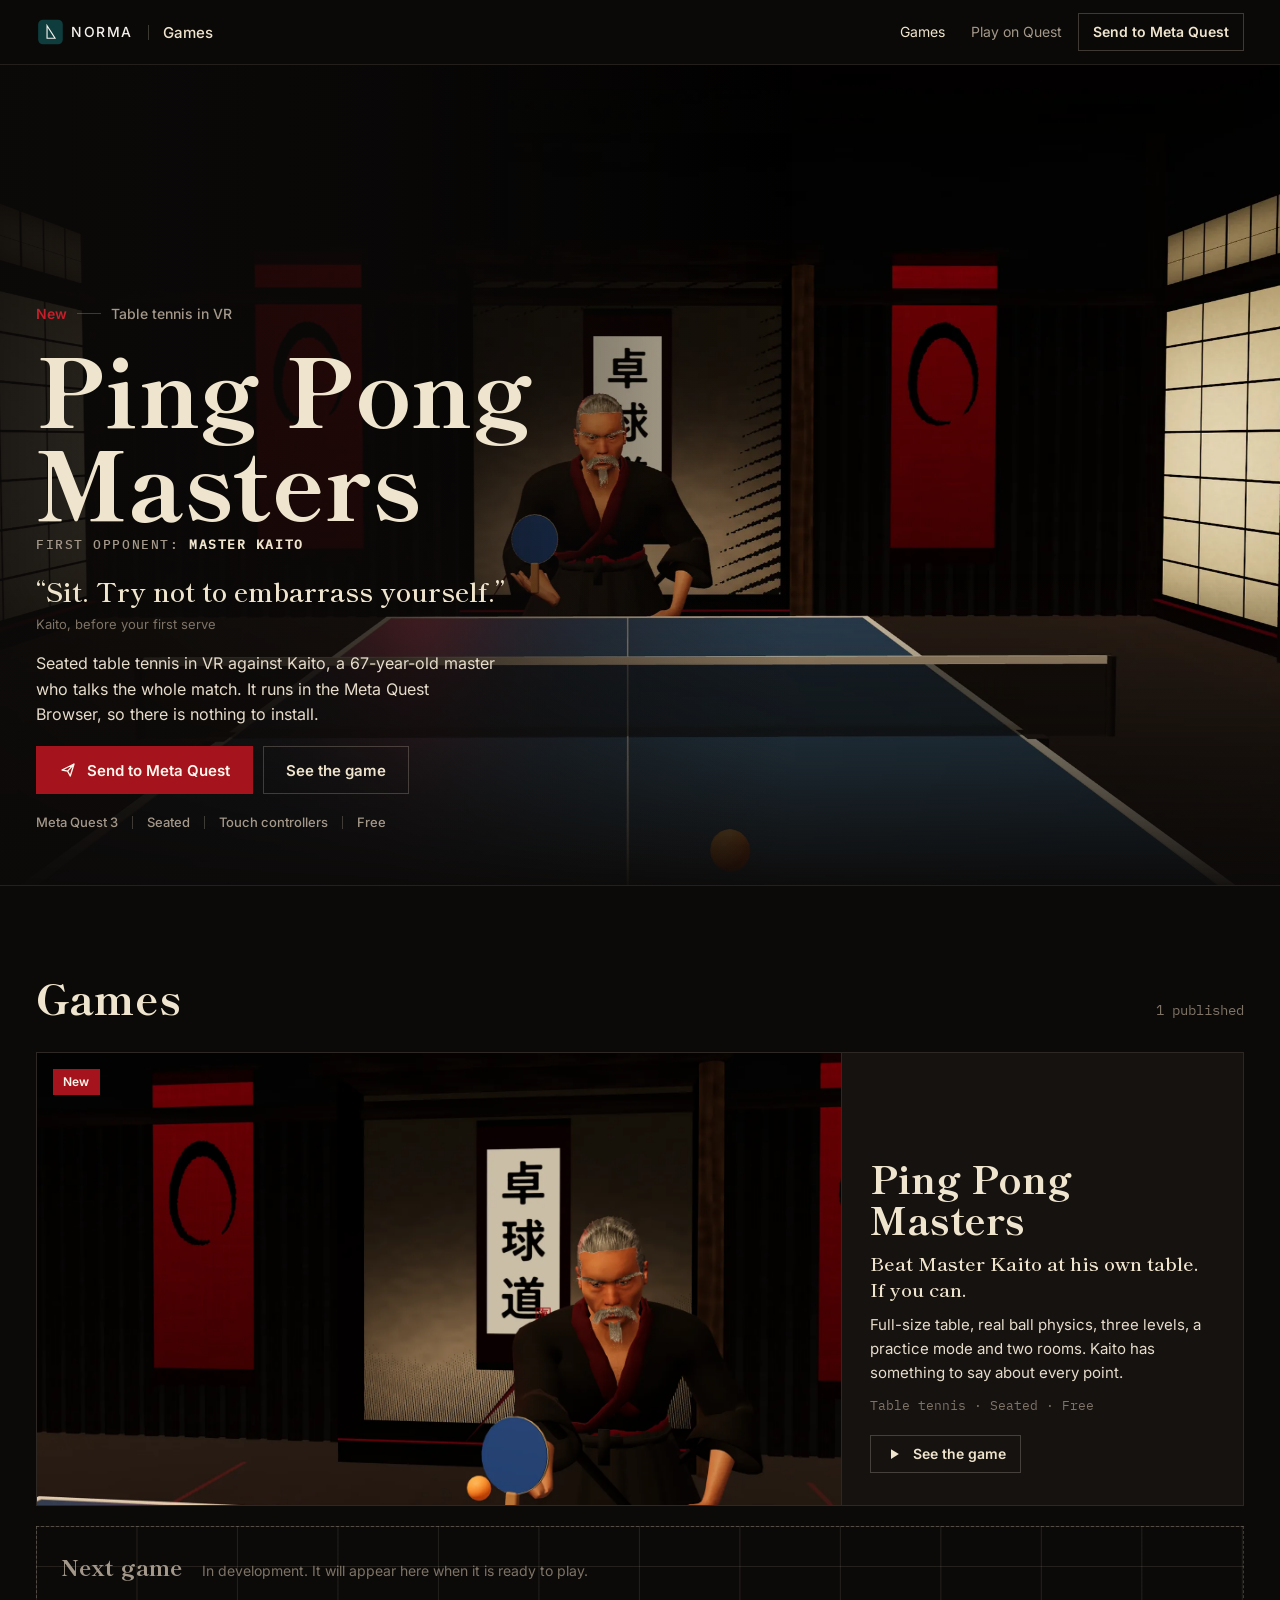
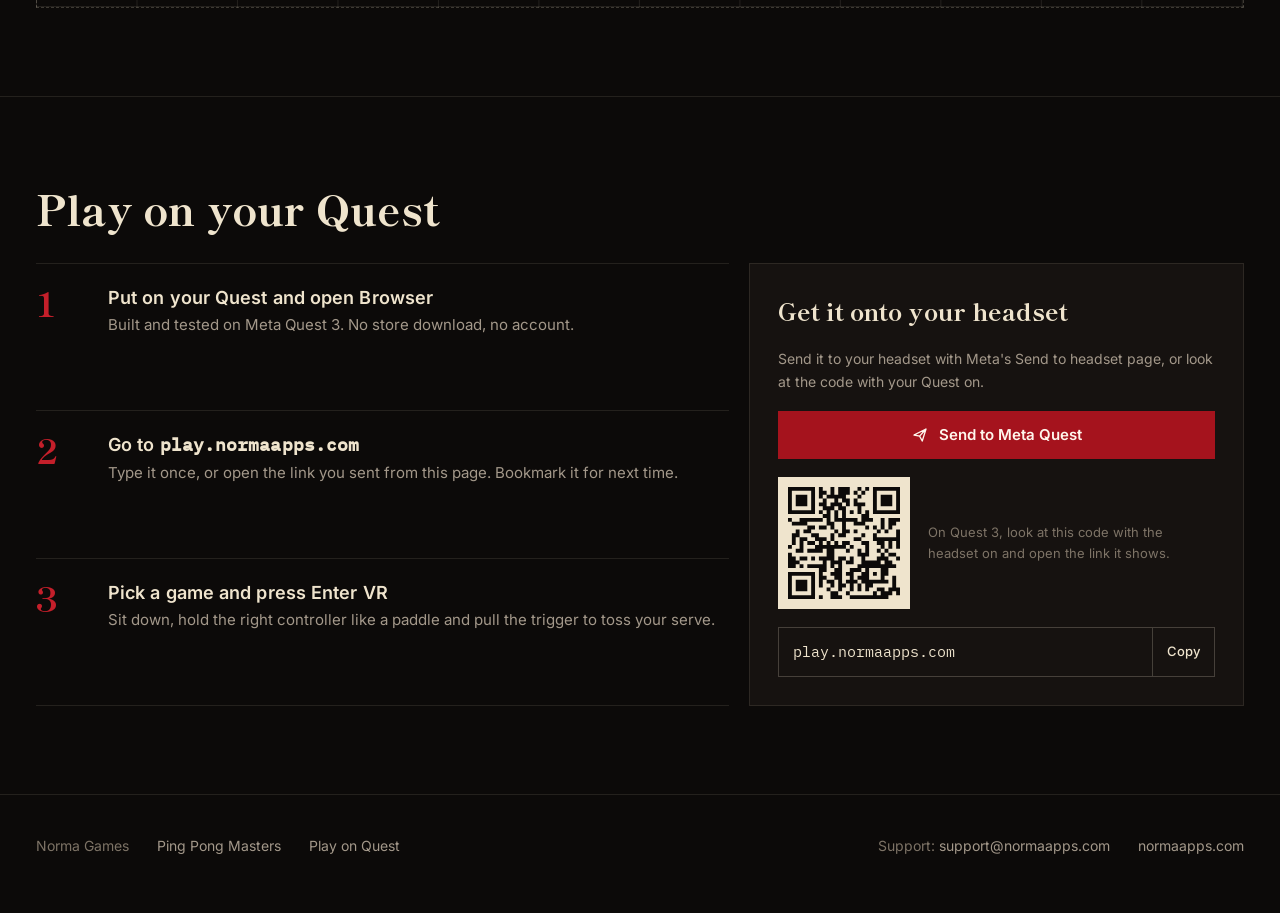
<file: index.html>
<!doctype html>
<html lang="en">
<head>
<meta charset="utf-8">
<meta name="viewport" content="width=device-width, initial-scale=1">
<title>Norma Games</title>
<meta name="description" content="Games from Norma that play in your Meta Quest Browser. First up: Ping Pong Masters, seated table tennis against Master Kaito. Free, nothing to install.">
<meta name="theme-color" content="#0c0a09">
<link rel="icon" href="/favicon.svg" type="image/svg+xml">
<link rel="canonical" href="https://play.normaapps.com/">
<meta property="og:type" content="website">
<meta property="og:site_name" content="Norma Games">
<meta property="og:title" content="Norma Games">
<meta property="og:description" content="Ping Pong Masters: seated table tennis in VR against Master Kaito. Free in the Meta Quest Browser.">
<meta property="og:url" content="https://play.normaapps.com/">
<meta property="og:image" content="https://play.normaapps.com/img/og.jpg">
<meta name="twitter:card" content="summary_large_image">
<link rel="preload" href="/assets/fonts/shippori-mincho-b1-latin-800-normal.woff2" as="font" type="font/woff2" crossorigin>
<link rel="preload" href="/assets/fonts/inter-var-latin.woff2" as="font" type="font/woff2" crossorigin>
<link rel="stylesheet" href="/assets/site.css">
</head>
<body data-device="computer">
<svg width="0" height="0" style="position:absolute" aria-hidden="true">
  <symbol id="i-headset" viewBox="0 0 24 24"><path fill="none" stroke="currentColor" stroke-width="1.8" stroke-linejoin="round" d="M3 9.5c0-1.4 1.1-2.5 2.5-2.5h13c1.4 0 2.5 1.1 2.5 2.5v5c0 1.4-1.1 2.5-2.5 2.5h-3.2l-1.6-2.2a1.7 1.7 0 0 0-2.8 0L9.3 17H5.5A2.5 2.5 0 0 1 3 14.5z"/></symbol>
  <symbol id="i-send" viewBox="0 0 24 24"><path fill="none" stroke="currentColor" stroke-width="1.8" stroke-linejoin="round" d="M4 12 20 4l-5 16-3.5-6.5zM11.5 13.5 20 4"/></symbol>
  <symbol id="i-play" viewBox="0 0 24 24"><path fill="currentColor" d="M8 5.5v13l10.5-6.5z"/></symbol>
</svg>

<header class="top">
  <div class="wrap">
    <a class="brand" href="/" aria-label="Norma Games home">
      <svg role="img" aria-label="Norma" viewBox="0 0 182 56" xmlns="http://www.w3.org/2000/svg">
        <rect x="4" y="5" width="46" height="46" rx="9" ry="9" fill="#0f3d3d"/>
        <svg x="10" y="11" width="34" height="34" viewBox="0 0 32 32"><polygon points="10,5 10,27 24,27" fill="none" stroke="#f4f1ec" stroke-width="2" stroke-linecap="square" stroke-linejoin="miter"/></svg>
        <text x="66" y="37" font-family="Inter, system-ui, -apple-system, BlinkMacSystemFont, 'Segoe UI', Roboto, sans-serif" font-weight="500" font-size="26" letter-spacing="2.6" fill="#f4f1ec">NORMA</text>
      </svg>
      <span class="sect">Games</span>
    </a>
    <nav aria-label="Main">
      <a class="nl" href="/" aria-current="page">Games</a>
      <a class="nl" href="#play-on-quest">Play on Quest</a>
      <a class="btn btn-red btn-sm" href="/ping-pong-masters/play/" data-only="quest" hidden><svg aria-hidden="true"><use href="#i-headset"/></svg>Enter the dojo</a>
      <a class="btn btn-line btn-sm" href="#play-on-quest" data-only="computer phone">Send to Meta Quest</a>
    </nav>
  </div>
</header>

<main>
  <section class="hero" aria-labelledby="hero-title">
    <picture>
      <source media="(max-width: 640px)" srcset="/img/mobile.webp">
      <img src="/img/hero.webp" alt="Master Kaito across a table tennis table in a dark dojo, red banners and a scroll reading 卓球道 behind him" width="2400" height="1350" fetchpriority="high">
    </picture>
    <div class="hero-copy">
      <div class="wrap">
        <div class="inner">
          <p class="kicker"><b>New</b><i></i>Table tennis in VR</p>
          <h1 id="hero-title">Ping Pong Masters</h1>
          <p class="opp">First opponent: <b>Master Kaito</b></p>
          <p class="line">“Sit. Try not to embarrass yourself.”<small>Kaito, before your first serve</small></p>
          <p class="lede">Seated table tennis in VR against Kaito, a 67-year-old master who talks the whole match. It runs in the Meta Quest Browser, so there is nothing to install.</p>
          <div class="ctas">
            <a class="btn btn-red" href="/ping-pong-masters/play/" data-only="quest" hidden><svg aria-hidden="true"><use href="#i-headset"/></svg>Enter the dojo</a>
            <a class="btn btn-red" href="#play-on-quest" data-send="/ping-pong-masters/" data-only="computer phone" target="_blank" rel="noopener"><svg aria-hidden="true"><use href="#i-send"/></svg>Send to Meta Quest</a>
            <a class="btn btn-line" href="/ping-pong-masters/">See the game</a>
          </div>
          <ul class="facts" aria-label="At a glance">
            <li>Meta Quest 3</li><li>Seated</li><li>Touch controllers</li><li>Free</li>
          </ul>
        </div>
      </div>
    </div>
  </section>

  <section class="band" aria-labelledby="games-title">
    <div class="wrap">
      <div class="sec-head">
        <h2 id="games-title">Games</h2>
        <span class="count">1 published</span>
      </div>
      <div class="catalog">
        <a class="game" href="/ping-pong-masters/">
          <span class="badge-new">New</span>
          <figure><img src="/img/kaito-wide.webp" alt="Kaito returns a ball in front of a crimson banner" loading="lazy" width="1800" height="1125"></figure>
          <div class="meta">
            <h3>Ping Pong Masters</h3>
            <p class="sub">Beat Master Kaito at his own table. If you can.</p>
            <p class="desc">Full-size table, real ball physics, three levels, a practice mode and two rooms. Kaito has something to say about every point.</p>
            <p class="tags">Table tennis · Seated · Free</p>
            <span class="btn btn-line btn-sm go"><svg aria-hidden="true"><use href="#i-play"/></svg>See the game</span>
          </div>
        </a>
        <div class="slot" role="note">
          <h3>Next game</h3>
          <p>In development. It will appear here when it is ready to play.</p>
        </div>
      </div>
    </div>
  </section>

  <section class="band" id="play-on-quest" aria-labelledby="howto-title">
    <div class="wrap">
      <div class="sec-head"><h2 id="howto-title">Play on your Quest</h2></div>
      <div class="howto">
        <ol class="steps">
          <li><span class="n">1</span><div><h3>Put on your Quest and open Browser</h3><p>Built and tested on Meta Quest 3. No store download, no account.</p></div></li>
          <li><span class="n">2</span><div><h3>Go to <code>play.normaapps.com</code></h3><p>Type it once, or open the link you sent from this page. Bookmark it for next time.</p></div></li>
          <li><span class="n">3</span><div><h3>Pick a game and press Enter VR</h3><p>Sit down, hold the right controller like a paddle and pull the trigger to toss your serve.</p></div></li>
        </ol>
        <aside class="send" aria-label="Get the link onto your headset">
          <h3 data-only="computer phone">Get it onto your headset</h3>
          <h3 data-only="quest" hidden>You are on your Quest</h3>
          <p class="hint" data-only="computer">Send it to your headset with Meta's Send to headset page, or look at the code with your Quest on.</p>
          <p class="hint" data-only="phone" hidden>Send it to your headset with Meta's Send to headset page, or copy the address and type it in the Quest Browser.</p>
          <p class="hint" data-only="quest" hidden>Press Enter the dojo, then Enter VR when the room appears.</p>
          <a class="btn btn-red" href="#play-on-quest" data-send="/ping-pong-masters/" data-only="computer phone" target="_blank" rel="noopener"><svg aria-hidden="true"><use href="#i-send"/></svg>Send to Meta Quest</a>
          <a class="btn btn-red" href="/ping-pong-masters/play/" data-only="quest" hidden><svg aria-hidden="true"><use href="#i-headset"/></svg>Enter the dojo</a>
          <div class="qr-row" data-only="computer">
            <div class="qr"><img src="/img/qr-home.svg" alt="QR code for play.normaapps.com" width="112" height="112"></div>
            <p class="or">On Quest 3, look at this code with the headset on and open the link it shows.</p>
          </div>
          <div class="urlbox" data-only="computer phone"><span class="url">play.normaapps.com</span><button type="button" data-copy="https://play.normaapps.com/">Copy</button></div>
        </aside>
      </div>
    </div>
  </section>
</main>

<footer>
  <div class="wrap">
    <span>Norma Games</span>
    <a href="/ping-pong-masters/">Ping Pong Masters</a>
    <a href="#play-on-quest">Play on Quest</a>
    <span class="sp">Support: <a href="mailto:support@normaapps.com">support@normaapps.com</a></span>
    <a href="https://normaapps.com">normaapps.com</a>
  </div>
</footer>
<script src="/assets/site.js" defer></script>
</body>
</html>
</file>
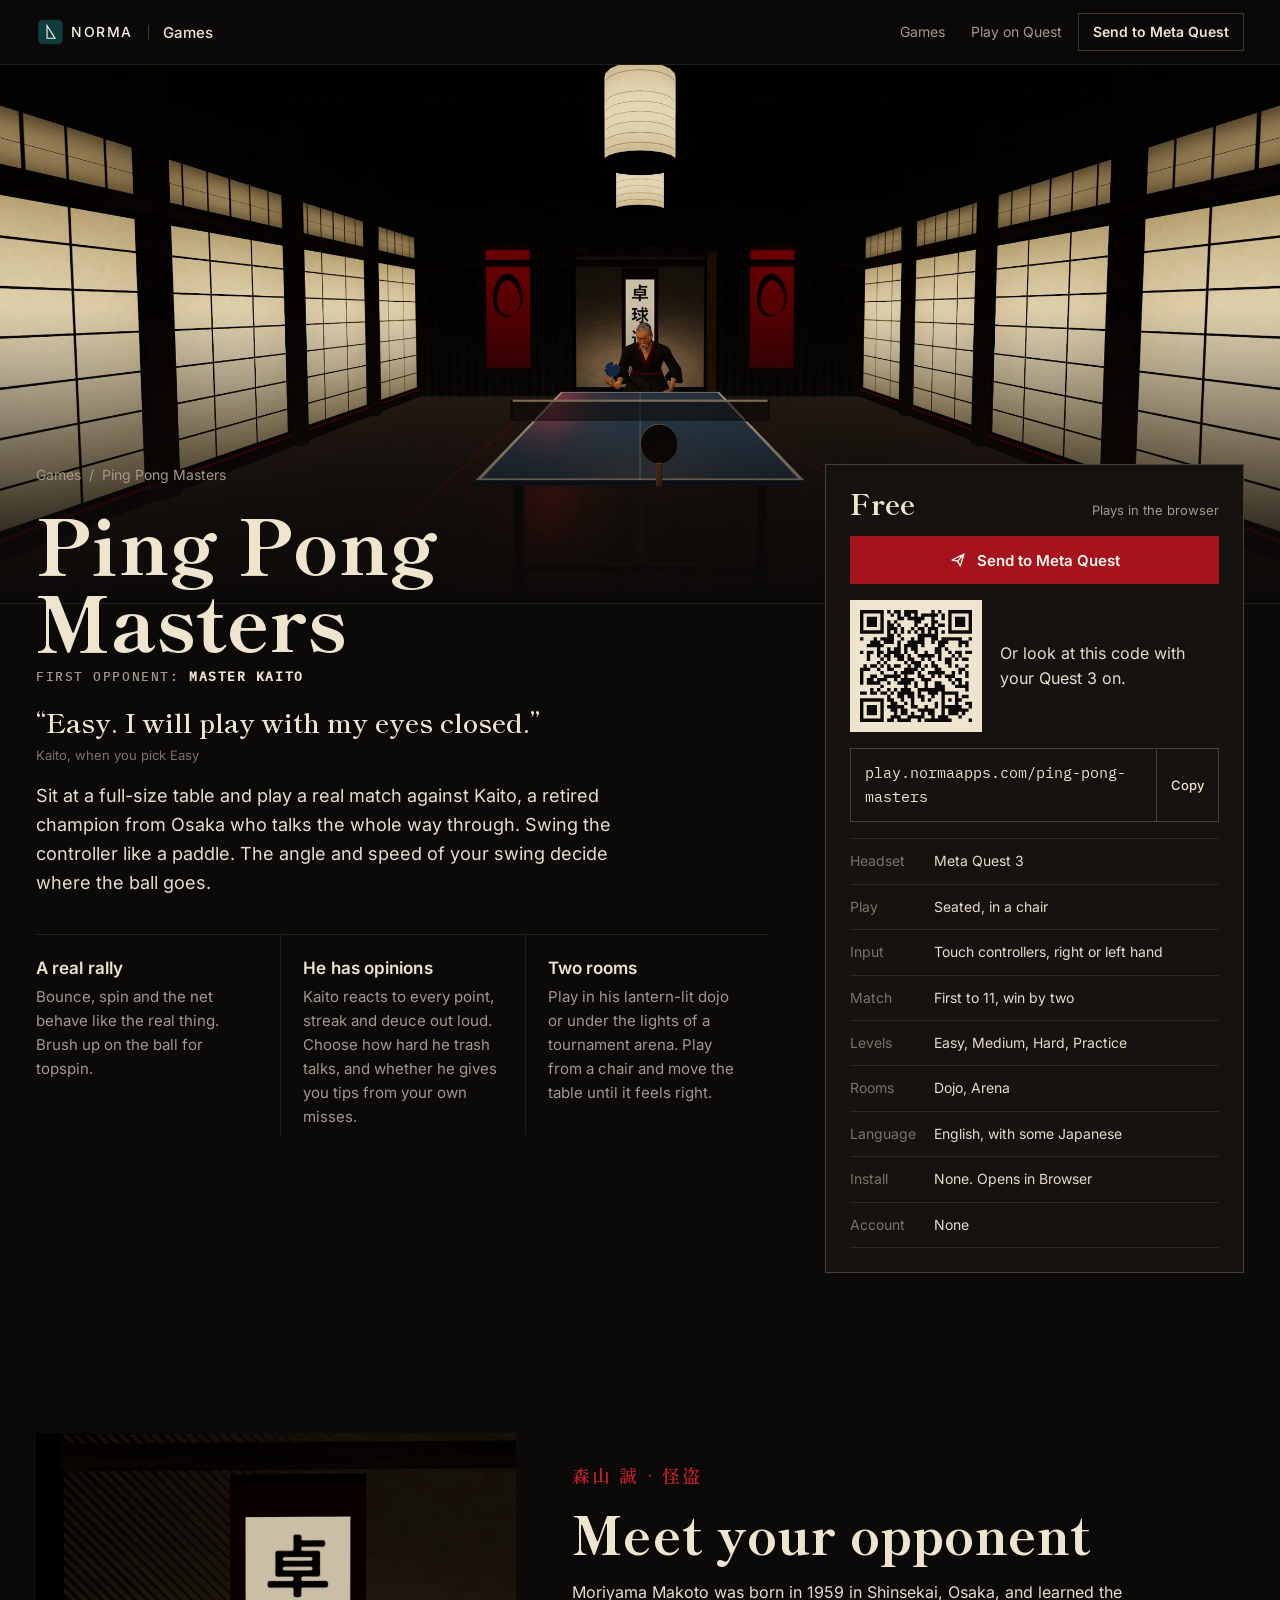
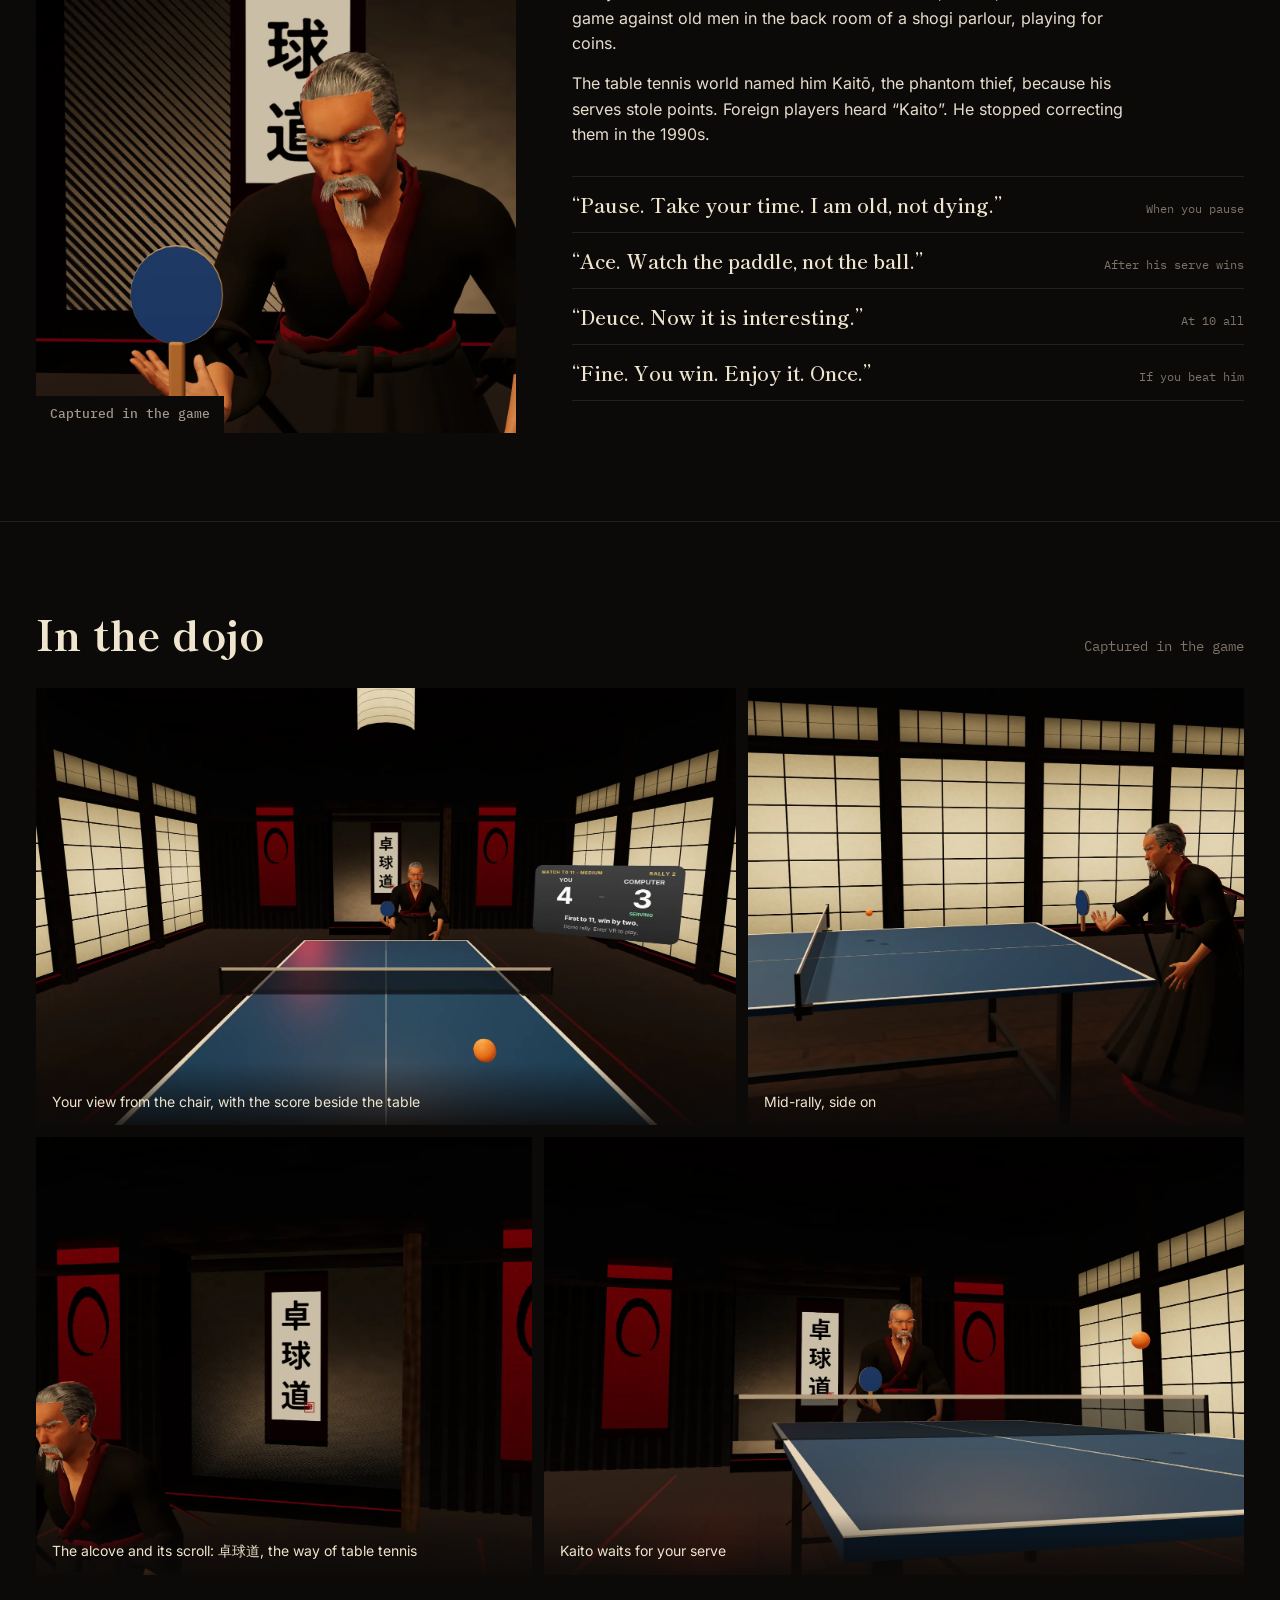
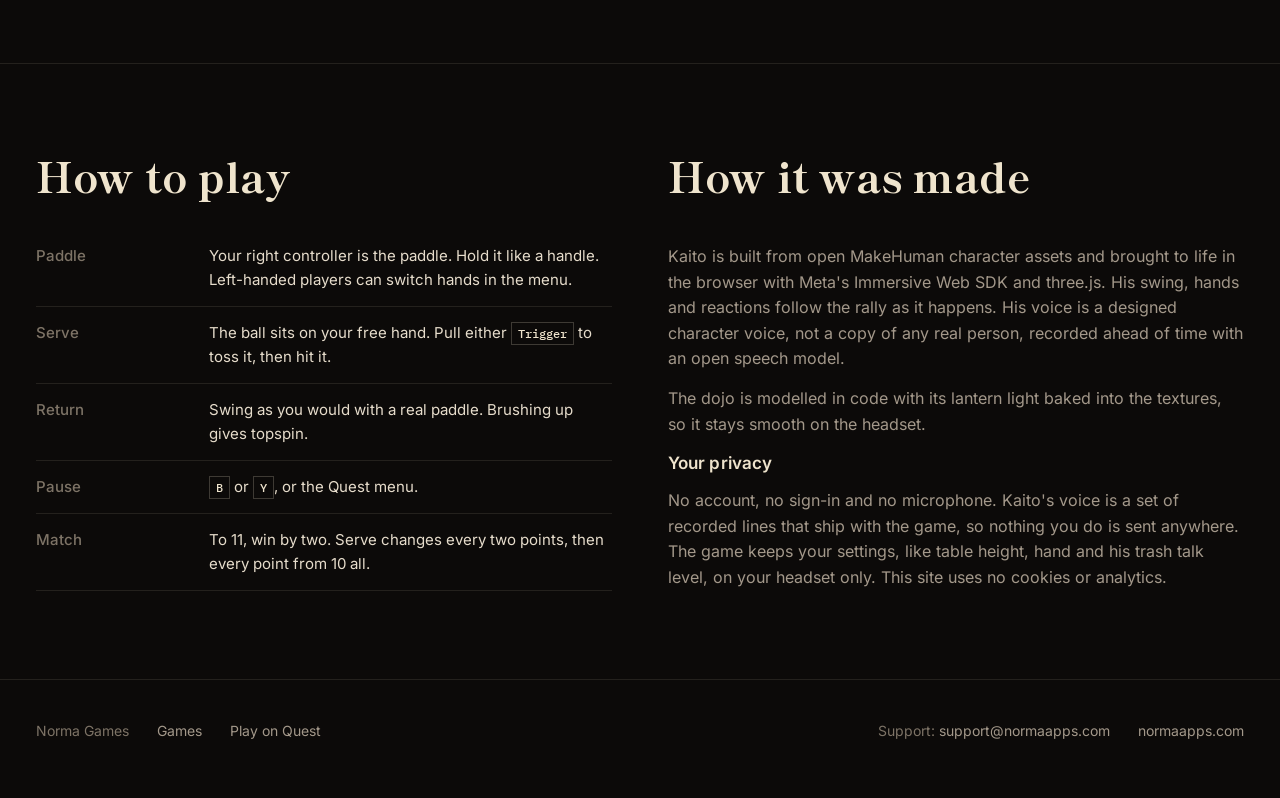
<file: kaito/index.html>
<!doctype html>
<html lang="en">
<head>
<meta charset="utf-8">
<title>Ping Pong Masters · Norma Games</title>
<meta name="robots" content="noindex">
<link rel="canonical" href="https://play.normaapps.com/ping-pong-masters/">
<meta http-equiv="refresh" content="0; url=/ping-pong-masters/">
<script>location.replace('/ping-pong-masters/' + location.search + location.hash);</script>
<style>body{margin:0;background:#0c0a09;color:#f4f1ec;font:16px/1.5 system-ui,sans-serif;display:grid;place-items:center;min-height:100vh}a{color:inherit}</style>
</head>
<body>
<p>Master Kaito is now Ping Pong Masters. <a href="/ping-pong-masters/">Continue</a></p>
</body>
</html>
</file>
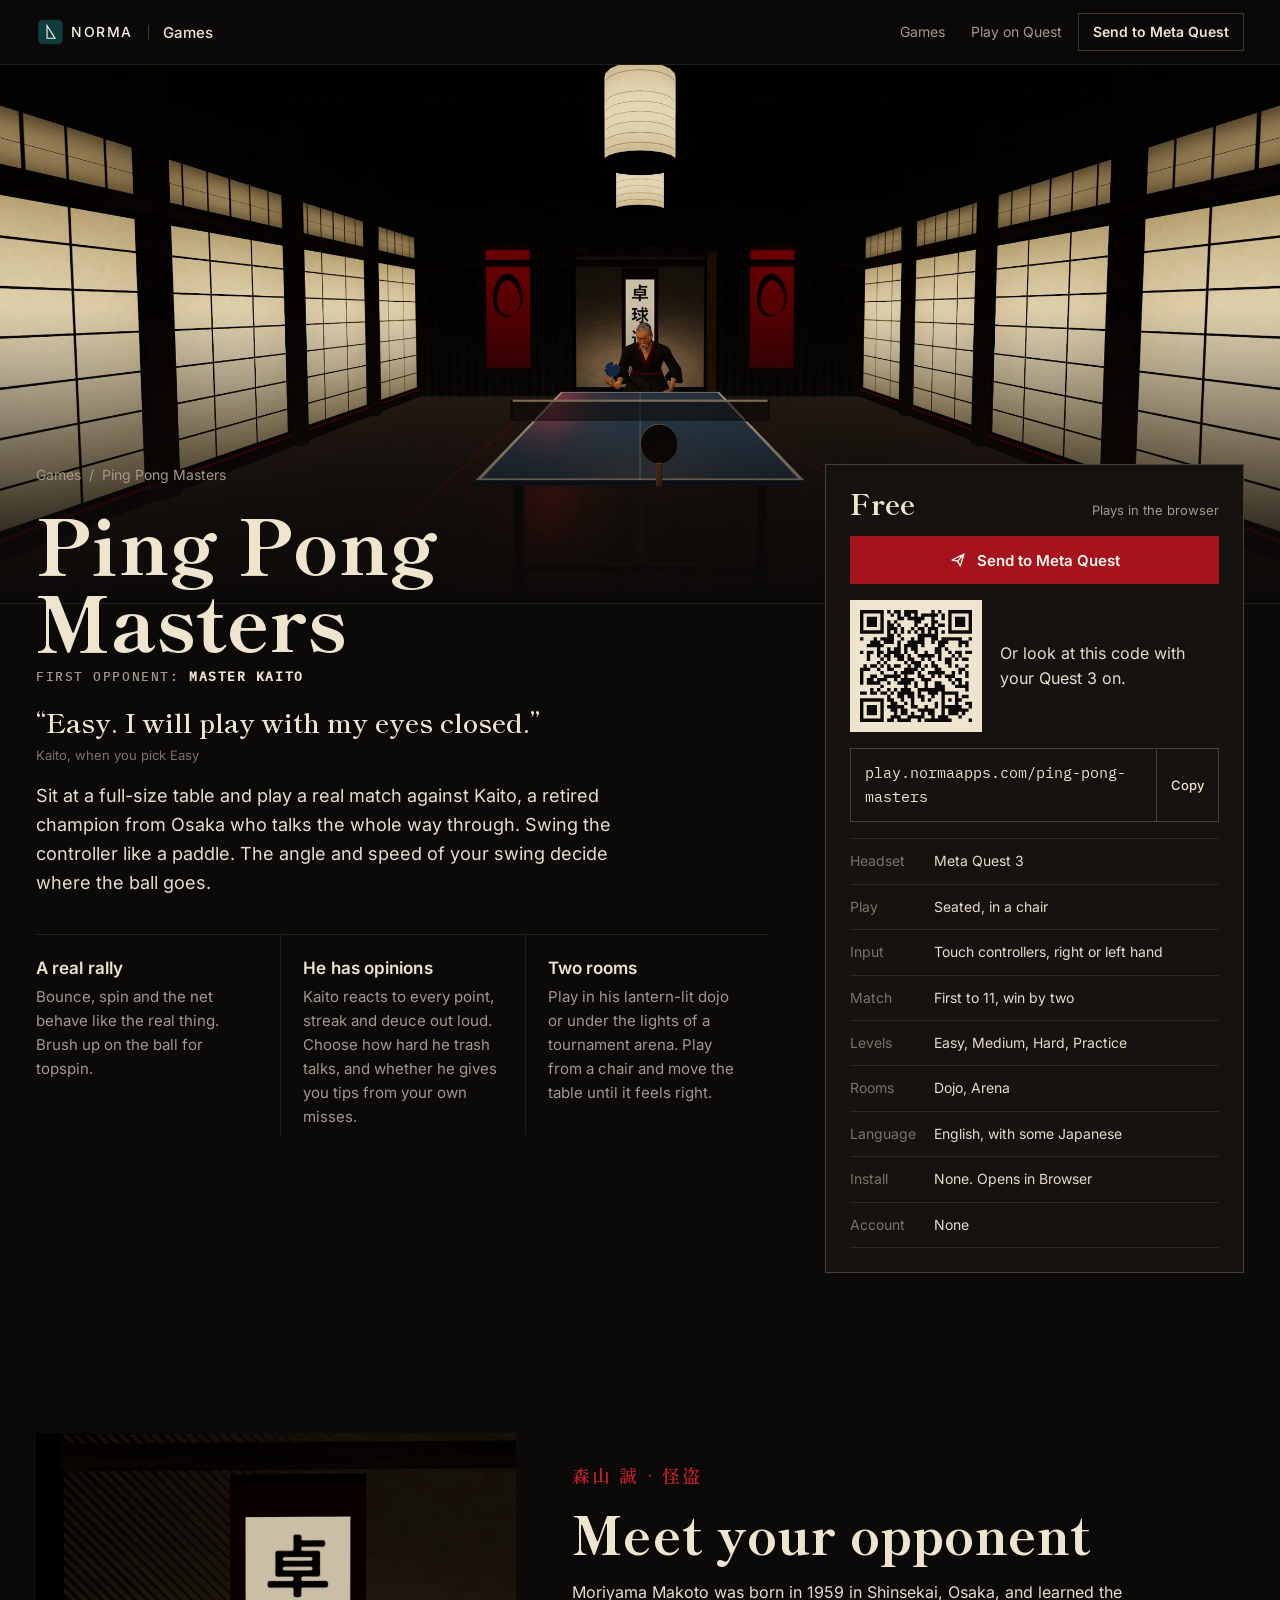
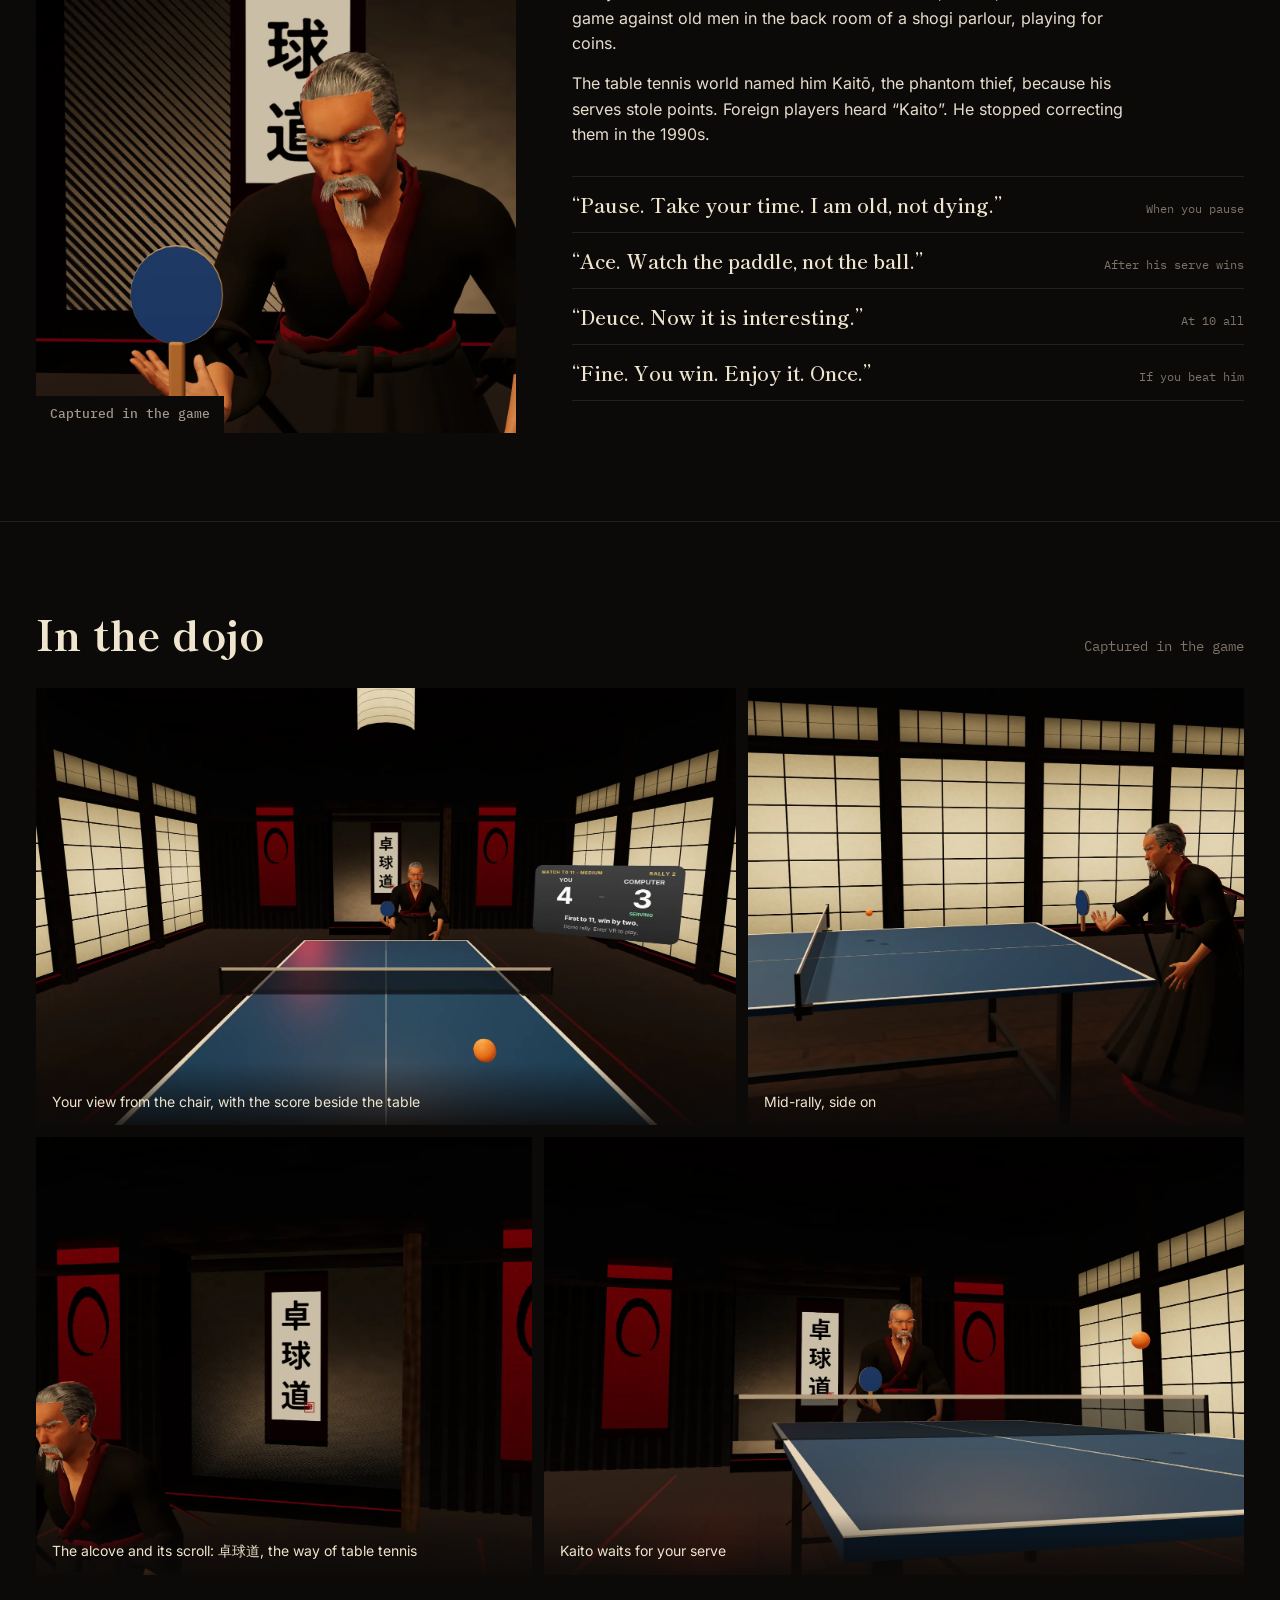
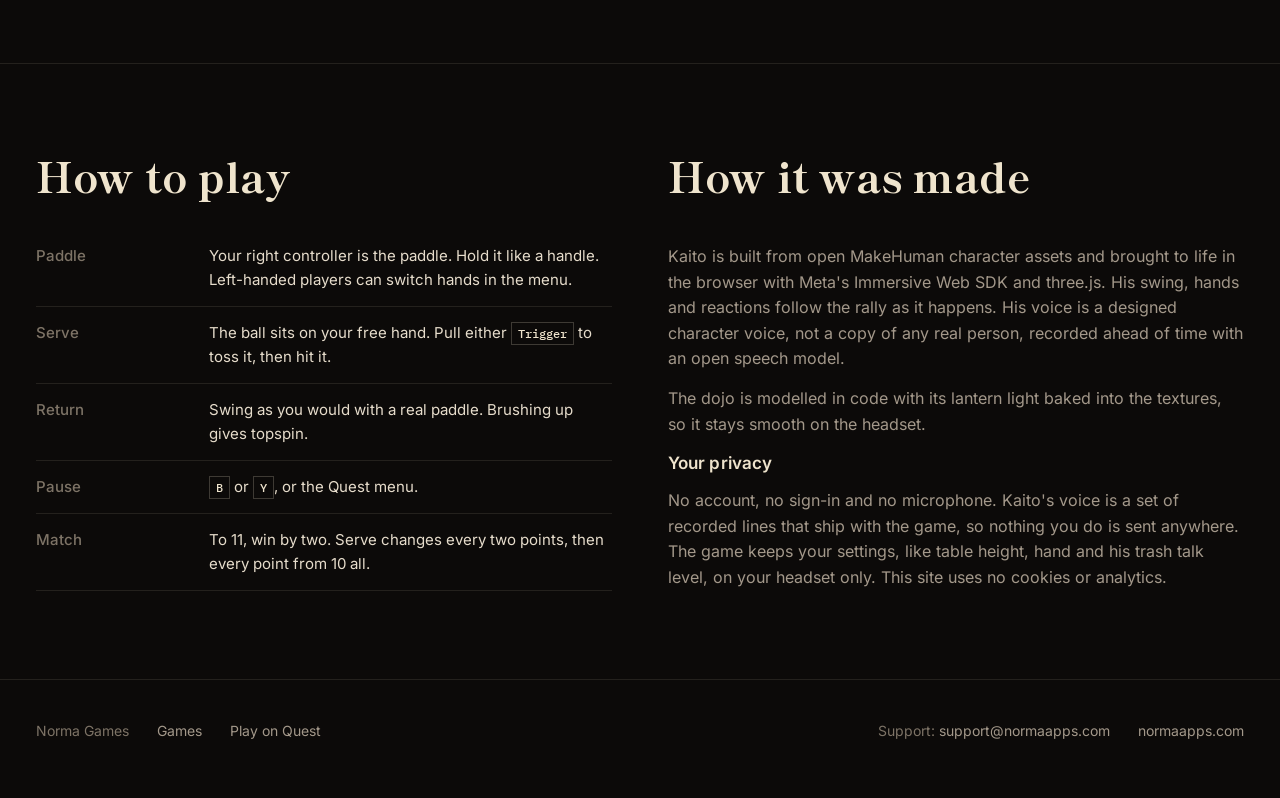
<file: ping-pong-masters/index.html>
<!doctype html>
<html lang="en">
<head>
<meta charset="utf-8">
<meta name="viewport" content="width=device-width, initial-scale=1">
<title>Ping Pong Masters · Norma Games</title>
<meta name="description" content="Ping Pong Masters: seated table tennis in VR. Your first opponent is Master Kaito, a 67-year-old champion who talks the whole match. Free in the Meta Quest Browser. No install, no account.">
<meta name="theme-color" content="#0c0a09">
<link rel="icon" href="/favicon.svg" type="image/svg+xml">
<link rel="canonical" href="https://play.normaapps.com/ping-pong-masters/">
<meta property="og:type" content="website">
<meta property="og:site_name" content="Norma Games">
<meta property="og:title" content="Ping Pong Masters">
<meta property="og:description" content="Seated table tennis in VR. First opponent: Master Kaito. Free in the Meta Quest Browser.">
<meta property="og:url" content="https://play.normaapps.com/ping-pong-masters/">
<meta property="og:image" content="https://play.normaapps.com/img/og.jpg">
<meta name="twitter:card" content="summary_large_image">
<link rel="preload" href="/assets/fonts/shippori-mincho-b1-latin-800-normal.woff2" as="font" type="font/woff2" crossorigin>
<link rel="preload" href="/assets/fonts/inter-var-latin.woff2" as="font" type="font/woff2" crossorigin>
<link rel="stylesheet" href="/assets/site.css">
<link rel="manifest" href="/ping-pong-masters/manifest.webmanifest">
</head>
<body data-device="computer">
<svg width="0" height="0" style="position:absolute" aria-hidden="true">
  <symbol id="i-headset" viewBox="0 0 24 24"><path fill="none" stroke="currentColor" stroke-width="1.8" stroke-linejoin="round" d="M3 9.5c0-1.4 1.1-2.5 2.5-2.5h13c1.4 0 2.5 1.1 2.5 2.5v5c0 1.4-1.1 2.5-2.5 2.5h-3.2l-1.6-2.2a1.7 1.7 0 0 0-2.8 0L9.3 17H5.5A2.5 2.5 0 0 1 3 14.5z"/></symbol>
  <symbol id="i-send" viewBox="0 0 24 24"><path fill="none" stroke="currentColor" stroke-width="1.8" stroke-linejoin="round" d="M4 12 20 4l-5 16-3.5-6.5zM11.5 13.5 20 4"/></symbol>
</svg>

<header class="top">
  <div class="wrap">
    <a class="brand" href="/" aria-label="Norma Games home">
      <svg role="img" aria-label="Norma" viewBox="0 0 182 56" xmlns="http://www.w3.org/2000/svg">
        <rect x="4" y="5" width="46" height="46" rx="9" ry="9" fill="#0f3d3d"/>
        <svg x="10" y="11" width="34" height="34" viewBox="0 0 32 32"><polygon points="10,5 10,27 24,27" fill="none" stroke="#f4f1ec" stroke-width="2" stroke-linecap="square" stroke-linejoin="miter"/></svg>
        <text x="66" y="37" font-family="Inter, system-ui, -apple-system, BlinkMacSystemFont, 'Segoe UI', Roboto, sans-serif" font-weight="500" font-size="26" letter-spacing="2.6" fill="#f4f1ec">NORMA</text>
      </svg>
      <span class="sect">Games</span>
    </a>
    <nav aria-label="Main">
      <a class="nl" href="/">Games</a>
      <a class="nl" href="/#play-on-quest">Play on Quest</a>
      <a class="btn btn-red btn-sm" href="/ping-pong-masters/play/" data-only="quest" hidden><svg aria-hidden="true"><use href="#i-headset"/></svg>Enter the dojo</a>
      <a class="btn btn-line btn-sm" href="#play" data-send="/ping-pong-masters/" data-only="computer phone" target="_blank" rel="noopener">Send to Meta Quest</a>
    </nav>
  </div>
</header>

<main>
  <div class="g-hero">
    <img src="/img/wide.webp" alt="The whole dojo: glowing shoji walls, two paper lanterns, the table and Kaito at the far end" width="2400" height="1000" fetchpriority="high">
  </div>
  <div class="wrap">
    <div class="g-main">
      <div class="g-intro">
        <p class="crumb"><a href="/">Games</a><span aria-hidden="true">/</span><span>Ping Pong Masters</span></p>
        <h1>Ping Pong Masters</h1>
        <p class="opp">First opponent: <b>Master Kaito</b></p>
        <p class="line">“Easy. I will play with my eyes closed.”<small>Kaito, when you pick Easy</small></p>
        <p class="lede">Sit at a full-size table and play a real match against Kaito, a retired champion from Osaka who talks the whole way through. Swing the controller like a paddle. The angle and speed of your swing decide where the ball goes.</p>
        <div class="features">
          <div><h3>A real rally</h3><p>Bounce, spin and the net behave like the real thing. Brush up on the ball for topspin.</p></div>
          <div><h3>He has opinions</h3><p>Kaito reacts to every point, streak and deuce out loud. Choose how hard he trash talks, and whether he gives you tips from your own misses.</p></div>
          <div><h3>Two rooms</h3><p>Play in his lantern-lit dojo or under the lights of a tournament arena. Play from a chair and move the table until it feels right.</p></div>
        </div>
      </div>

      <aside class="playcard" id="play" aria-label="Play Ping Pong Masters">
        <div class="price"><b>Free</b><span>Plays in the browser</span></div>
        <a class="btn btn-red" href="/ping-pong-masters/play/" data-only="quest" hidden><svg aria-hidden="true"><use href="#i-headset"/></svg>Enter the dojo</a>
        <a class="btn btn-red" href="#play" data-send="/ping-pong-masters/" data-only="computer phone" target="_blank" rel="noopener"><svg aria-hidden="true"><use href="#i-send"/></svg>Send to Meta Quest</a>
        <div class="qr-row" data-only="computer">
          <div class="qr"><img src="/img/qr-ppm.svg" alt="QR code for play.normaapps.com/ping-pong-masters" width="112" height="112"></div>
          <p class="or">Or look at this code with your Quest 3 on.</p>
        </div>
        <div class="urlbox" data-only="computer phone"><span class="url">play.normaapps.com/<wbr>ping-pong-masters</span><button type="button" data-copy="https://play.normaapps.com/ping-pong-masters/">Copy</button></div>
        <dl class="spec">
          <dt>Headset</dt><dd>Meta Quest 3</dd>
          <dt>Play</dt><dd>Seated, in a chair</dd>
          <dt>Input</dt><dd>Touch controllers, right or left hand</dd>
          <dt>Match</dt><dd>First to 11, win by two</dd>
          <dt>Levels</dt><dd>Easy, Medium, Hard, Practice</dd>
          <dt>Rooms</dt><dd>Dojo, Arena</dd>
          <dt>Language</dt><dd>English, with some Japanese</dd>
          <dt>Install</dt><dd>None. Opens in Browser</dd>
          <dt>Account</dt><dd>None</dd>
        </dl>
      </aside>
    </div>
  </div>

  <section class="band" aria-labelledby="master-title">
    <div class="wrap master">
      <figure>
        <img src="/img/kaito.webp" alt="Portrait of Kaito, grey hair tied back, black and crimson gi, paddle in hand" loading="lazy" width="1200" height="1500">
        <figcaption>Captured in the game</figcaption>
      </figure>
      <div class="who">
        <p class="jp" lang="ja">森山 誠 · 怪盗</p>
        <h2 id="master-title">Meet your opponent</h2>
        <div class="bio">
          <p>Moriyama Makoto was born in 1959 in Shinsekai, Osaka, and learned the game against old men in the back room of a shogi parlour, playing for coins.</p>
          <p>The table tennis world named him Kaitō, the phantom thief, because his serves stole points. Foreign players heard “Kaito”. He stopped correcting them in the 1990s.</p>
        </div>
        <ul class="quotes" aria-label="Things Kaito says">
          <li><q>Pause. Take your time. I am old, not dying.</q><span>When you pause</span></li>
          <li><q>Ace. Watch the paddle, not the ball.</q><span>After his serve wins</span></li>
          <li><q>Deuce. Now it is interesting.</q><span>At 10 all</span></li>
          <li><q>Fine. You win. Enjoy it. Once.</q><span>If you beat him</span></li>
        </ul>
      </div>
    </div>
  </section>

  <section class="band" aria-labelledby="shots-title">
    <div class="wrap">
      <div class="sec-head"><h2 id="shots-title">In the dojo</h2><span class="count">Captured in the game</span></div>
      <div class="gallery">
        <button class="shot a" type="button" data-full="/img/pov.webp"><img src="/img/pov.webp" alt="" loading="lazy" width="1800" height="1125"><span>Your view from the chair, with the score beside the table</span></button>
        <button class="shot b" type="button" data-full="/img/side.webp"><img src="/img/side.webp" alt="" loading="lazy" width="1800" height="1125"><span>Mid-rally, side on</span></button>
        <button class="shot c" type="button" data-full="/img/shrine.webp"><img src="/img/shrine.webp" alt="" loading="lazy" width="1800" height="1125"><span>The alcove and its scroll: 卓球道, the way of table tennis</span></button>
        <button class="shot d" type="button" data-full="/img/low.webp"><img src="/img/low.webp" alt="" loading="lazy" width="1800" height="1125"><span>Kaito waits for your serve</span></button>
      </div>
    </div>
  </section>

  <section class="band" aria-labelledby="rules-title">
    <div class="wrap rules">
      <div>
        <div class="sec-head"><h2 id="rules-title">How to play</h2></div>
        <table class="table">
          <tr><th scope="row">Paddle</th><td>Your right controller is the paddle. Hold it like a handle. Left-handed players can switch hands in the menu.</td></tr>
          <tr><th scope="row">Serve</th><td>The ball sits on your free hand. Pull either <span class="kbd">Trigger</span> to toss it, then hit it.</td></tr>
          <tr><th scope="row">Return</th><td>Swing as you would with a real paddle. Brushing up gives topspin.</td></tr>
          <tr><th scope="row">Pause</th><td><span class="kbd">B</span> or <span class="kbd">Y</span>, or the Quest menu.</td></tr>
          <tr><th scope="row">Match</th><td>To 11, win by two. Serve changes every two points, then every point from 10 all.</td></tr>
        </table>
      </div>
      <div class="made">
        <div class="sec-head"><h2>How it was made</h2></div>
        <p>Kaito is built from open MakeHuman character assets and brought to life in the browser with Meta's Immersive Web SDK and three.js. His swing, hands and reactions follow the rally as it happens. His voice is a designed character voice, not a copy of any real person, recorded ahead of time with an open speech model.</p>
        <p>The dojo is modelled in code with its lantern light baked into the textures, so it stays smooth on the headset.</p>
        <h3>Your privacy</h3>
        <p>No account, no sign-in and no microphone. Kaito's voice is a set of recorded lines that ship with the game, so nothing you do is sent anywhere. The game keeps your settings, like table height, hand and his trash talk level, on your headset only. This site uses no cookies or analytics.</p>
      </div>
    </div>
  </section>
</main>

<footer>
  <div class="wrap">
    <span>Norma Games</span>
    <a href="/">Games</a>
    <a href="/#play-on-quest">Play on Quest</a>
    <span class="sp">Support: <a href="mailto:support@normaapps.com">support@normaapps.com</a></span>
    <a href="https://normaapps.com">normaapps.com</a>
  </div>
</footer>

<dialog class="lb" aria-label="Screenshot">
  <form method="dialog"><button type="submit">Close</button></form>
  <img alt="">
  <p></p>
</dialog>
<script src="/assets/site.js" defer></script>
</body>
</html>
</file>
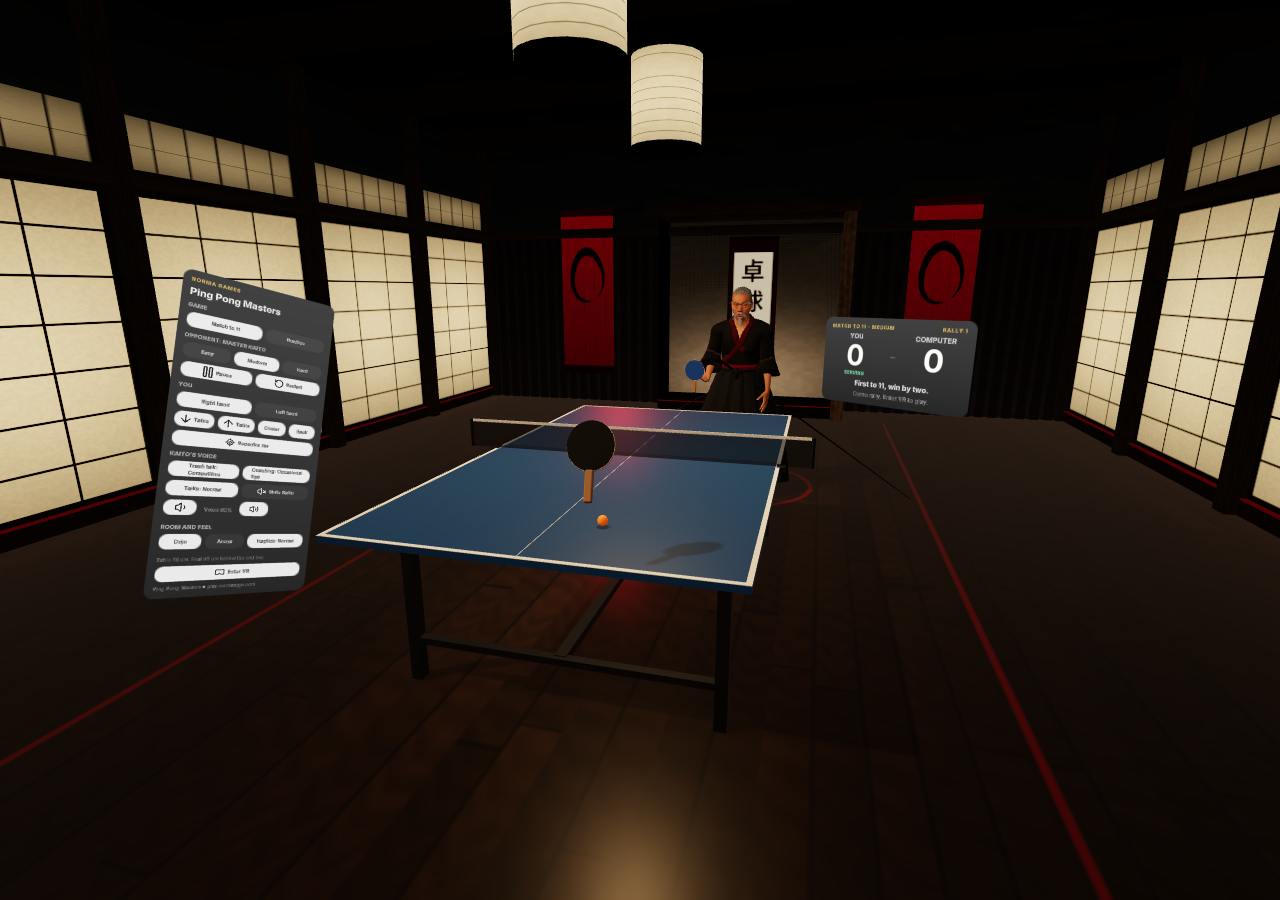
<file: kaito/play/index.html>
<!doctype html>
<html lang="en">
<head>
<meta charset="utf-8">
<title>Ping Pong Masters · Norma Games</title>
<meta name="robots" content="noindex">
<link rel="canonical" href="https://play.normaapps.com/ping-pong-masters/play/">
<meta http-equiv="refresh" content="0; url=/ping-pong-masters/play/">
<script>location.replace('/ping-pong-masters/play/' + location.search + location.hash);</script>
<style>body{margin:0;background:#0c0a09;color:#f4f1ec;font:16px/1.5 system-ui,sans-serif;display:grid;place-items:center;min-height:100vh}a{color:inherit}</style>
</head>
<body>
<p>Master Kaito is now Ping Pong Masters. <a href="/ping-pong-masters/play/">Continue</a></p>
</body>
</html>
</file>
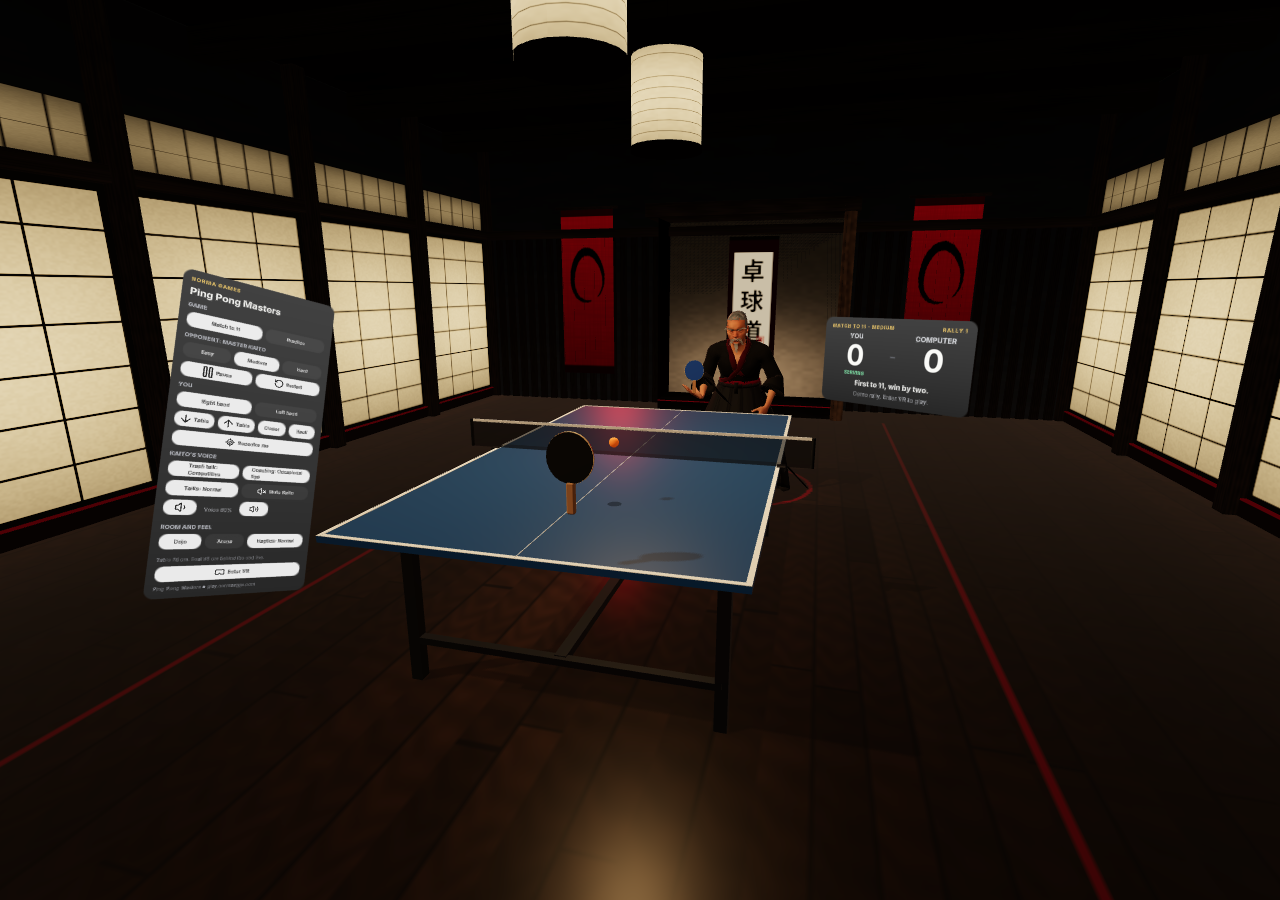
<file: ping-pong-masters/play/index.html>
<!doctype html>
<html>
  <head>
    <meta charset="utf-8" />
    <meta
      name="viewport"
      content="width=device-width, initial-scale=1, shrink-to-fit=no"
    />
        <title>Ping Pong Masters · Norma Games</title>
    <meta name="description" content="Ping Pong Masters by Norma: seated table tennis in VR against Master Kaito." />
    <link rel="manifest" href="../manifest.webmanifest" />
    <meta name="robots" content="noindex" />
    <meta name="theme-color" content="#0c0a09" />
    <link rel="icon" href="../../favicon.svg" type="image/svg+xml" />
    <script type="module" crossorigin src="./assets/index-BWDpKr2Q.js"></script>
  </head>
  <body style="margin: 0; background: #0c0a09">
    <div id="scene-container"></div>
  </body>
</html>
</file>
<file: assets/site.css>
/* Norma Games, play.normaapps.com. One look on purpose: the game's own night-time dojo. */
@font-face { font-family: "Inter"; src: url("/assets/fonts/inter-var-latin.woff2") format("woff2"); font-weight: 100 900; font-display: swap; }
@font-face { font-family: "IBM Plex Mono"; src: url("/assets/fonts/ibm-plex-mono-latin-400-normal.woff2") format("woff2"); font-weight: 400; font-display: swap; }
@font-face { font-family: "IBM Plex Mono"; src: url("/assets/fonts/ibm-plex-mono-latin-500-normal.woff2") format("woff2"); font-weight: 500; font-display: swap; }
@font-face { font-family: "Shippori Mincho B1"; src: url("/assets/fonts/shippori-mincho-b1-latin-600-normal.woff2") format("woff2"); font-weight: 600; font-display: swap; unicode-range: U+0000-00FF, U+0131, U+0152-0153, U+02BB-02BC, U+02C6, U+02DA, U+02DC, U+2000-206F, U+2074, U+20AC, U+2122, U+2191, U+2193, U+2212, U+2215, U+FEFF, U+FFFD, U+014D, U+016B; }
@font-face { font-family: "Shippori Mincho B1"; src: url("/assets/fonts/shippori-mincho-b1-latin-800-normal.woff2") format("woff2"); font-weight: 800; font-display: swap; unicode-range: U+0000-00FF, U+0131, U+0152-0153, U+02BB-02BC, U+02C6, U+02DA, U+02DC, U+2000-206F, U+2074, U+20AC, U+2122, U+2191, U+2193, U+2212, U+2215, U+FEFF, U+FFFD, U+014D, U+016B; }
@font-face { font-family: "Shippori Mincho B1"; src: url("/assets/fonts/shippori-mincho-b1-kanji-600.woff2") format("woff2"); font-weight: 600; font-display: swap; unicode-range: U+4E00-9FFF; }
@font-face { font-family: "Shippori Mincho B1"; src: url("/assets/fonts/shippori-mincho-b1-kanji-800.woff2") format("woff2"); font-weight: 800; font-display: swap; unicode-range: U+4E00-9FFF; }
/* Layout: a shoji lattice. A 12-column timber grid, square corners, light that comes from paper.
   One look on purpose: the site lives in the game's own night-time dojo. */
:root {
  padding-top: env(safe-area-inset-top, 0px); padding-bottom: env(safe-area-inset-bottom, 0px);
  --ink: #0c0a09;        /* dojo charcoal */
  --timber: #161210;     /* raised surface */
  --timber-2: #201915;   /* hover, inset */
  --lattice: rgba(239, 228, 205, 0.10);
  --lattice-strong: rgba(239, 228, 205, 0.22);
  --paper: #efe4cd;      /* shoji glow: headings, QR ground */
  --fg: #e6dccb;
  --muted: #a3988a;
  --dim: #7d7366;
  --crimson: #a5131d;    /* banner red */
  --crimson-hi: #c41f2a;
  --forest: #0f3d3d;     /* Norma tile */
  --display: "Shippori Mincho B1", "Hiragino Mincho ProN", "Yu Mincho", Georgia, serif;
  --body: Inter, system-ui, -apple-system, "Segoe UI", Roboto, sans-serif;
  --mono: "IBM Plex Mono", ui-monospace, "SFMono-Regular", Consolas, monospace;
  --max: 1240px;
  --gutter: max(16px, env(safe-area-inset-left, 0px));
  --gutter-r: max(16px, env(safe-area-inset-right, 0px));
  color-scheme: dark;
}
* { box-sizing: border-box; }
[hidden] { display: none !important; }
html { scroll-behavior: smooth; }
html { -webkit-text-size-adjust: 100%; }
body { margin: 0; background: var(--ink); color: var(--fg); font: 400 16px/1.6 var(--body); -webkit-font-smoothing: antialiased; }
body::before { content: ""; position: fixed; inset: 0 0 auto; height: env(safe-area-inset-top, 0px); z-index: 30; background: var(--ink); }
a { color: inherit; }
img { display: block; max-width: 100%; height: auto; }
h1, h2, h3 { font-family: var(--display); font-weight: 800; color: var(--paper); margin: 0; text-wrap: balance; letter-spacing: 0.005em; }
p { margin: 0; }
:focus-visible { outline: 2px solid var(--paper); outline-offset: 3px; }
.wrap { max-width: var(--max); margin: 0 auto; padding-left: var(--gutter); padding-right: var(--gutter-r); }

/* Header */
.top { position: sticky; top: env(safe-area-inset-top, 0px); z-index: 20; background: rgba(12, 10, 9, 0.86); backdrop-filter: blur(10px); border-bottom: 1px solid var(--lattice); }
.top .wrap { display: flex; align-items: center; gap: 20px; min-height: 64px; }
.brand { display: flex; align-items: center; gap: 14px; text-decoration: none; }
.brand svg { height: 30px; width: auto; }
.brand .sect { font: 500 15px/1 var(--body); color: var(--paper); padding-left: 14px; border-left: 1px solid var(--lattice-strong); }
.top nav { margin-left: auto; display: flex; align-items: center; gap: 6px; }
.top nav a.nl { text-decoration: none; color: var(--muted); font-size: 14px; padding: 8px 10px; }
.top nav a.nl:hover, .top nav a.nl[aria-current="page"] { color: var(--paper); }

/* Buttons: square, like a shoji frame */
.btn { display: inline-flex; align-items: center; justify-content: center; gap: 10px; min-height: 48px; padding: 0 22px; font: 600 15px/1 var(--body); text-decoration: none; border: 1px solid transparent; cursor: pointer; border-radius: 0; transition: background-color .15s, border-color .15s, color .15s; }
.btn-red { background: var(--crimson); color: #fff6ec; border-color: var(--crimson); }
.btn-red:hover { background: var(--crimson-hi); border-color: var(--crimson-hi); }
.btn-line { background: transparent; color: var(--paper); border-color: var(--lattice-strong); }
.btn-line:hover { border-color: var(--paper); }
.btn-sm { min-height: 38px; padding: 0 14px; font-size: 14px; }
.btn svg { width: 18px; height: 18px; flex: none; }
.top .btn { min-height: 38px; }

/* Home hero */
.hero { position: relative; isolation: isolate; overflow: hidden; border-bottom: 1px solid var(--lattice); }
.hero picture img { width: 100%; height: clamp(520px, 74vw, 820px); object-fit: cover; object-position: 50% 42%; animation: settle 2.4s cubic-bezier(.2,.7,.2,1) both; }
.hero::after { content: ""; position: absolute; inset: 0; z-index: 1; background:
  linear-gradient(90deg, rgba(12,10,9,.92) 0%, rgba(12,10,9,.72) 30%, rgba(12,10,9,0) 62%),
  linear-gradient(0deg, rgba(12,10,9,.96) 0%, rgba(12,10,9,0) 38%); }
.hero-copy { position: absolute; z-index: 2; inset: auto 0 0 0; padding-block: 0 56px; }
.hero-copy .inner { max-width: 560px; display: grid; gap: 18px; animation: rise 1s .25s cubic-bezier(.2,.7,.2,1) both; }
.kicker { font: 500 14px/1.3 var(--body); color: var(--muted); display: flex; gap: 10px; align-items: center; }
.kicker b { color: var(--crimson-hi); font-weight: 600; }
.kicker i { width: 24px; height: 1px; background: var(--lattice-strong); }
.hero h1 { font-size: clamp(48px, 7.4vw, 96px); line-height: .98; }
.line { font: 600 clamp(20px, 2.3vw, 27px)/1.35 var(--display); color: var(--paper); }
.line small { display: block; font: 400 13px/1.4 var(--body); color: var(--dim); margin-top: 6px; }
.hero .lede { color: var(--fg); max-width: 46ch; }
.ctas { display: flex; flex-wrap: wrap; gap: 10px; }
.facts { display: flex; flex-wrap: wrap; gap: 0; margin: 4px 0 0; padding: 0; list-style: none; font: 500 13px/1 var(--body); color: var(--muted); }
.facts li { padding: 0 14px; border-left: 1px solid var(--lattice-strong); }
.facts li:first-child { padding-left: 0; border-left: 0; }
.scroll-v { position: absolute; z-index: 2; right: var(--gutter-r); top: 50%; transform: translateY(-50%); writing-mode: vertical-rl; font: 800 22px/1 var(--display); letter-spacing: .5em; color: rgba(239,228,205,.55); padding: 18px 10px; border-left: 1px solid var(--lattice-strong); border-right: 1px solid var(--lattice-strong); }
@keyframes settle { from { transform: scale(1.06); } to { transform: scale(1); } }
@keyframes rise { from { opacity: .001; transform: translateY(14px); } to { opacity: 1; transform: none; } }

/* Sections */
section.band { padding-block: 88px; border-bottom: 1px solid var(--lattice); }
.sec-head { display: flex; align-items: baseline; justify-content: space-between; gap: 16px; margin-bottom: 32px; flex-wrap: wrap; }
.sec-head h2 { font-size: clamp(30px, 3.4vw, 42px); line-height: 1.1; }
.sec-head .count { font: 400 14px/1 var(--mono); color: var(--dim); }

/* Catalog */
.catalog { display: grid; grid-template-columns: repeat(12, minmax(0, 1fr)); gap: 20px; }
.game { grid-column: span 12; position: relative; display: grid; grid-template-columns: minmax(0, 8fr) minmax(0, 4fr); background: var(--timber); border: 1px solid var(--lattice); text-decoration: none; color: inherit; transition: border-color .2s; }
.game:hover { border-color: var(--lattice-strong); }
.game figure { margin: 0; overflow: hidden; aspect-ratio: 16 / 9; }
.game figure img { width: 100%; height: 100%; object-fit: cover; transition: transform .6s cubic-bezier(.2,.7,.2,1); }
.game:hover figure img { transform: scale(1.025); }
.game .meta { display: grid; gap: 12px; padding: 32px 28px; align-content: end; border-left: 1px solid var(--lattice); }
.game .desc { color: var(--fg); font-size: 15px; }
.game h3 { font-size: clamp(30px, 3vw, 40px); line-height: 1.05; }
.game .sub { font: 600 19px/1.35 var(--display); color: var(--paper); }
.game .tags { font: 400 13px/1.4 var(--mono); color: var(--dim); }
.game .go { justify-self: start; margin-top: 8px; }
.badge-new { position: absolute; top: 16px; left: 16px; background: var(--crimson); color: #fff6ec; font: 600 12px/1 var(--body); padding: 7px 10px; letter-spacing: .02em; }
.slot { grid-column: span 12; border: 1px dashed var(--lattice-strong); display: flex; flex-wrap: wrap; align-items: baseline; gap: 6px 20px; padding: 22px 24px;
  background-image: linear-gradient(var(--lattice) 1px, transparent 1px), linear-gradient(90deg, var(--lattice) 1px, transparent 1px);
  background-size: 100% 50%, 8.333% 100%; background-position: 0 -1px, -1px 0; }
.slot h3 { font-size: 22px; color: var(--muted); }
.slot p { color: var(--dim); font-size: 14px; }

/* How to play on your headset */
.howto { display: grid; grid-template-columns: minmax(0, 7fr) minmax(0, 5fr); gap: 20px; }
.steps { list-style: none; margin: 0; padding: 0; display: grid; border-top: 1px solid var(--lattice); }
.steps li { display: grid; grid-template-columns: 56px minmax(0, 1fr); gap: 16px; padding: 22px 0; border-bottom: 1px solid var(--lattice); }
.steps .n { font: 800 34px/1 var(--display); color: var(--crimson-hi); }
.steps h3 { font: 600 18px/1.3 var(--body); color: var(--paper); margin-bottom: 4px; }
.steps p { color: var(--muted); font-size: 15px; }
.steps code, .url { font-family: var(--mono); color: var(--paper); }
.send { background: var(--timber); border: 1px solid var(--lattice); padding: 28px; display: grid; gap: 18px; align-content: start; }
.send h3 { font-size: 24px; }
.send .hint { color: var(--muted); font-size: 14px; }
.qr-row { display: grid; grid-template-columns: 132px minmax(0, 1fr); gap: 18px; align-items: center; }
.qr { width: 132px; height: 132px; background: var(--paper); padding: 10px; }
.qr svg { width: 100%; height: 100%; display: block; }
.urlbox { display: flex; align-items: stretch; border: 1px solid var(--lattice-strong); min-width: 0; }
.urlbox .url { flex: 1; min-width: 0; padding: 12px 14px; font-size: 15px; overflow-wrap: anywhere; }
.urlbox button { border: 0; border-left: 1px solid var(--lattice-strong); background: transparent; color: var(--paper); font: 500 13px/1 var(--body); padding: 0 14px; cursor: pointer; }
.urlbox button:hover { background: var(--timber-2); }
.send .or { font-size: 13px; color: var(--dim); }

/* Game page */
.g-hero { position: relative; isolation: isolate; border-bottom: 1px solid var(--lattice); }
.g-hero img { width: 100%; height: clamp(300px, 42vw, 560px); object-fit: cover; object-position: 50% 45%; }
.g-hero::after { content: ""; position: absolute; inset: 0; background: linear-gradient(0deg, rgba(12,10,9,1) 0%, rgba(12,10,9,0) 55%); }
.crumb { font-size: 14px; color: var(--muted); display: flex; gap: 8px; }
.crumb a { text-decoration: none; }
.crumb a:hover { color: var(--paper); }
.g-main { display: grid; grid-template-columns: minmax(0, 7fr) minmax(0, 4fr); gap: 56px; margin-top: -140px; position: relative; z-index: 2; padding-bottom: 72px; }
.g-intro { display: grid; gap: 18px; align-content: start; }
.g-intro h1 { font-size: clamp(46px, 6vw, 80px); line-height: 1; }
.g-intro .lede { font-size: 18px; max-width: 54ch; }
.opp { font: 500 13px/1.4 var(--mono, var(--body)); letter-spacing: .12em; text-transform: uppercase; color: var(--muted); margin-top: -8px; }
.opp b { color: var(--paper); font-weight: 600; }
.playcard { position: sticky; top: calc(env(safe-area-inset-top, 0px) + 84px); align-self: start; background: var(--timber); border: 1px solid var(--lattice-strong); padding: 24px; display: grid; gap: 16px; }
.playcard .price { display: flex; justify-content: space-between; align-items: baseline; }
.playcard .price b { font: 800 28px/1 var(--display); color: var(--paper); }
.playcard .price span { font-size: 13px; color: var(--muted); }
.playcard .btn { width: 100%; }
.spec { margin: 0; display: grid; grid-template-columns: auto minmax(0, 1fr); border-top: 1px solid var(--lattice); }
.spec dt, .spec dd { margin: 0; padding: 11px 0; border-bottom: 1px solid var(--lattice); font-size: 14px; }
.spec dt { color: var(--dim); padding-right: 18px; }
.spec dd { color: var(--fg); }

.features { display: grid; grid-template-columns: repeat(3, minmax(0, 1fr)); gap: 0; border-top: 1px solid var(--lattice); margin-top: 18px; }
.features div { padding: 22px 22px 6px 0; display: grid; gap: 6px; align-content: start; }
.features div + div { padding-left: 22px; border-left: 1px solid var(--lattice); }
.features h3 { font: 600 17px/1.3 var(--body); color: var(--paper); }
.features p { color: var(--muted); font-size: 15px; }

.master { display: grid; grid-template-columns: minmax(0, 5fr) minmax(0, 7fr); gap: 56px; align-items: center; }
.master figure { margin: 0; position: relative; }
.master figure img { width: 100%; aspect-ratio: 4 / 5; object-fit: cover; }
.master figure figcaption { position: absolute; left: 0; bottom: 0; background: var(--ink); padding: 10px 14px; font: 500 13px/1.3 var(--mono); color: var(--muted); }
.master .who { display: grid; gap: 20px; }
.master h2 { font-size: clamp(34px, 4vw, 52px); line-height: 1.05; }
.master .jp { font: 600 18px/1.2 var(--display); color: var(--crimson-hi); letter-spacing: .12em; }
.master .bio { color: var(--fg); max-width: 56ch; display: grid; gap: 14px; }
.quotes { list-style: none; margin: 8px 0 0; padding: 0; display: grid; border-top: 1px solid var(--lattice); }
.quotes li { display: grid; grid-template-columns: minmax(0, 1fr) auto; gap: 16px; align-items: baseline; padding: 14px 0; border-bottom: 1px solid var(--lattice); }
.quotes q { font: 600 20px/1.35 var(--display); color: var(--paper); quotes: "\201C" "\201D"; }
.quotes span { font: 400 12px/1.3 var(--mono); color: var(--dim); text-align: right; }

.gallery { display: grid; grid-template-columns: repeat(12, minmax(0, 1fr)); gap: 12px; }
.shot { margin: 0; position: relative; cursor: zoom-in; overflow: hidden; background: var(--timber); border: 0; padding: 0; text-align: left; color: inherit; font: inherit; }
.shot img { width: 100%; height: 100%; object-fit: cover; aspect-ratio: 16 / 10; transition: transform .5s cubic-bezier(.2,.7,.2,1); }
.shot:hover img { transform: scale(1.02); }
.shot span { position: absolute; left: 0; bottom: 0; right: 0; padding: 28px 16px 12px; font-size: 14px; color: var(--paper); background: linear-gradient(0deg, rgba(12,10,9,.85), rgba(12,10,9,0)); }
.shot.a { grid-column: span 7; } .shot.b { grid-column: span 5; } .shot.c { grid-column: span 5; } .shot.d { grid-column: span 7; }
.shot.b img, .shot.c img { aspect-ratio: auto; height: 100%; }

.rules { display: grid; grid-template-columns: minmax(0, 1fr) minmax(0, 1fr); gap: 56px; }
.table { width: 100%; border-collapse: collapse; font-size: 15px; }
.table th, .table td { text-align: left; vertical-align: top; padding: 14px 0; border-bottom: 1px solid var(--lattice); }
.table th { width: 30%; font-weight: 500; color: var(--dim); padding-right: 16px; }
.table td { color: var(--fg); }
.kbd { font: 500 12px/1 var(--mono); border: 1px solid var(--lattice-strong); padding: 3px 6px; color: var(--paper); white-space: nowrap; }
.made { display: grid; gap: 14px; color: var(--muted); max-width: 60ch; }
.made h3 { font: 600 17px/1.3 var(--body); color: var(--paper); }

/* Footer */
footer { padding-block: 40px 56px; color: var(--dim); font-size: 14px; }
footer .wrap { display: flex; flex-wrap: wrap; gap: 12px 28px; align-items: center; }
footer .sp { margin-left: auto; }
footer a { text-decoration: none; color: var(--muted); }
footer a:hover { color: var(--paper); }

/* Device states: elements with data-only are shown only for the listed visitors (site.js sets hidden). */
dialog.lb { border: 0; padding: 0; background: transparent; max-width: min(1400px, 94vw); }
dialog.lb::backdrop { background: rgba(6,5,4,.9); }
dialog.lb img { max-height: 86vh; width: auto; margin: 0 auto; }
dialog.lb p { color: var(--paper); text-align: center; padding-top: 12px; font-size: 14px; }
dialog.lb form { position: absolute; top: 8px; right: 8px; }
dialog.lb button { background: var(--ink); color: var(--paper); border: 1px solid var(--lattice-strong); padding: 8px 12px; font: 500 13px var(--body); cursor: pointer; }

/* Responsive */
@media (max-width: 960px) {
  .game { grid-template-columns: minmax(0, 1fr); }
  .game .meta { border-left: 0; border-top: 1px solid var(--lattice); padding: 24px; }
  .howto, .g-main, .master, .rules { grid-template-columns: minmax(0, 1fr); gap: 32px; }
  .g-main { margin-top: -80px; }
  .playcard { position: static; }
  .shot.a, .shot.b, .shot.c, .shot.d { grid-column: span 12; }
  .shot.b img, .shot.c img { aspect-ratio: 16 / 10; }
}
@media (max-width: 640px) {
  .top nav a.nl { display: none; }
  .brand .sect { display: none; }
  .hero picture img { height: auto; aspect-ratio: 4 / 5; object-position: 50% 62%; }
  .hero::after { inset: 0 0 auto 0; aspect-ratio: 4 / 5; height: auto; background: linear-gradient(0deg, rgba(12,10,9,1) 0%, rgba(12,10,9,0) 30%); }
  .hero-copy { position: relative; margin-top: -72px; padding-block: 0 40px; }
  .facts { font-size: 12.5px; } .facts li { padding: 0 9px; }
  .urlbox .url { font-size: 13px; padding: 12px 10px; }
  .scroll-v { display: none; }
  .ctas .btn { flex: 1 1 100%; }
  section.band { padding-block: 64px; }
  .features { grid-template-columns: minmax(0, 1fr); }
  .features div, .features div + div { padding: 18px 0 12px; border-left: 0; border-bottom: 1px solid var(--lattice); }
  .quotes li { grid-template-columns: minmax(0, 1fr); gap: 4px; }
  .quotes span { text-align: left; }
  footer .sp { margin-left: 0; }
}
@media (prefers-reduced-motion: reduce) {
  *, *::before, *::after { animation: none !important; transition: none !important; }
  html { scroll-behavior: auto; }
}

.qr img { width: 100%; height: 100%; display: block; }
.sp a { color: var(--muted); }
/* 404 */
.lost { min-height: 70vh; display: grid; align-content: center; gap: 18px; padding-block: 96px; }
.lost h1 { font-size: clamp(40px, 6vw, 72px); line-height: 1.05; }
.lost p { color: var(--muted); max-width: 46ch; }
</file>
